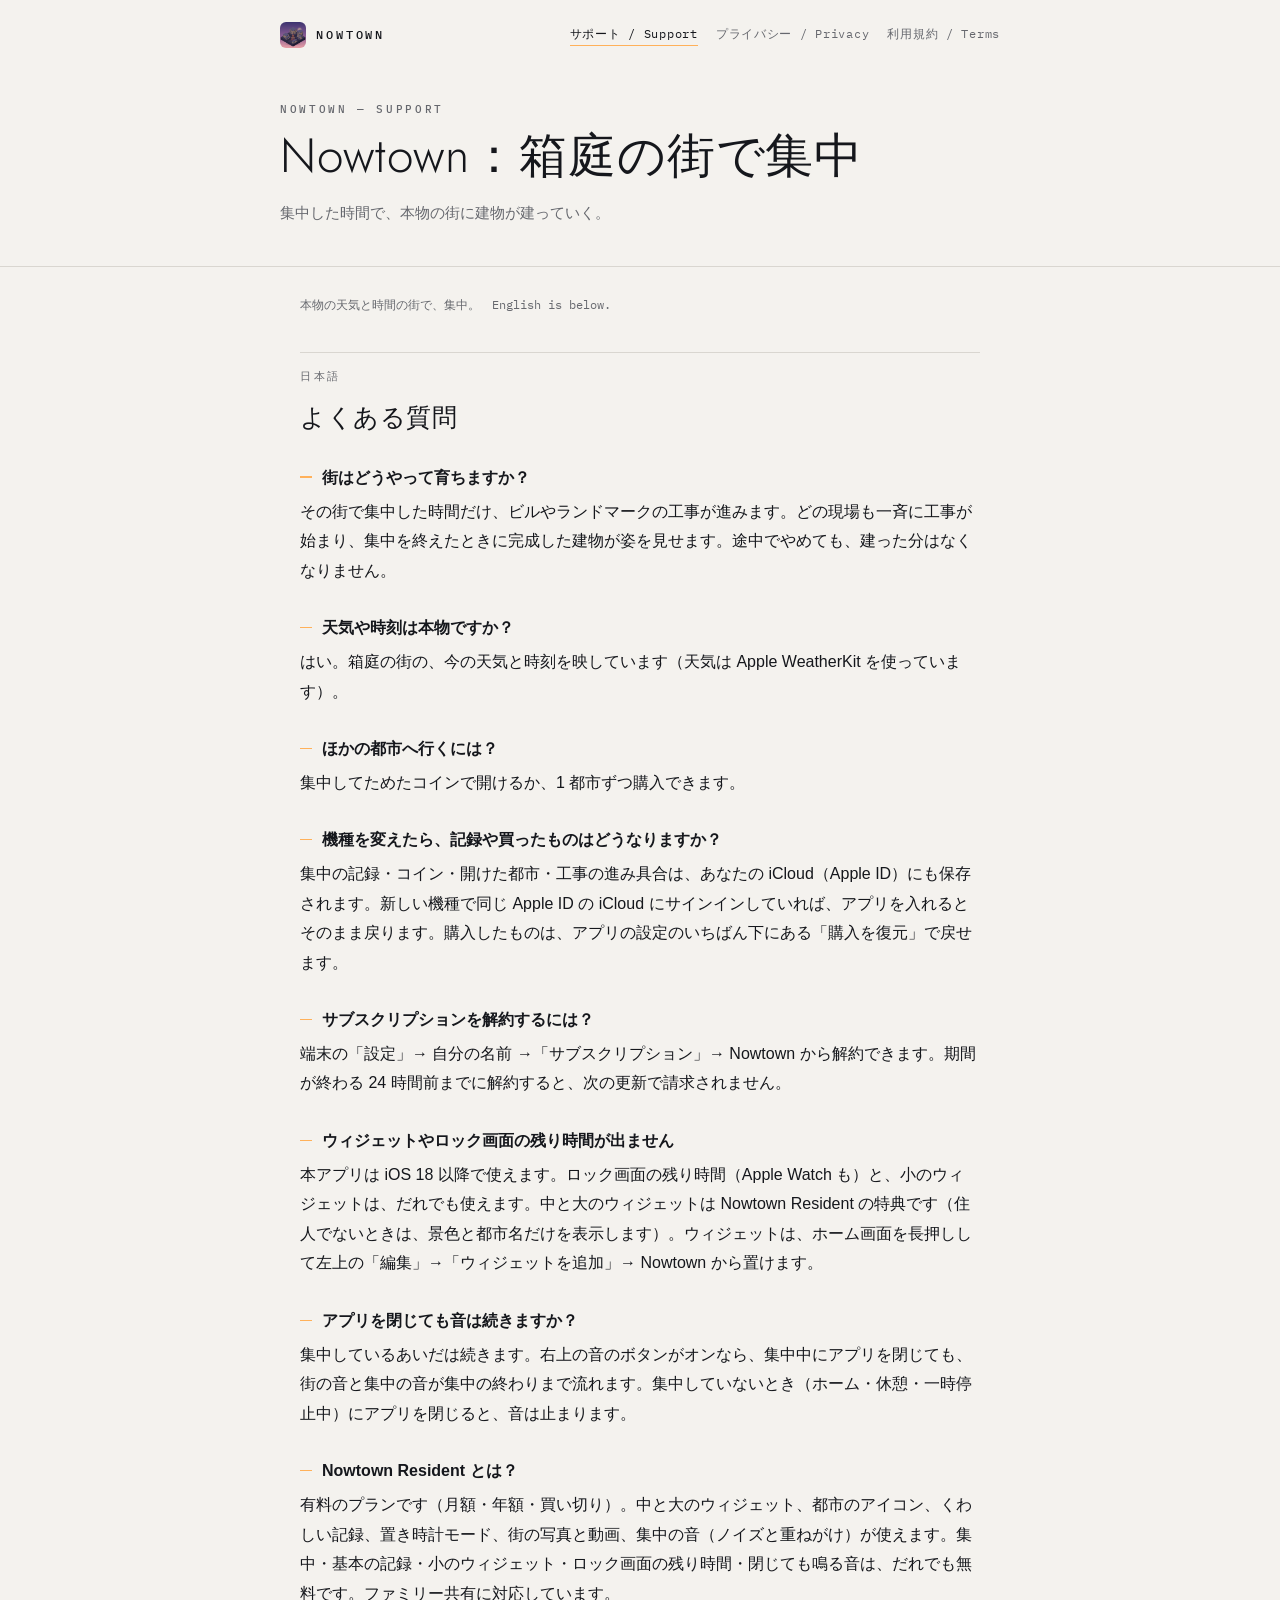
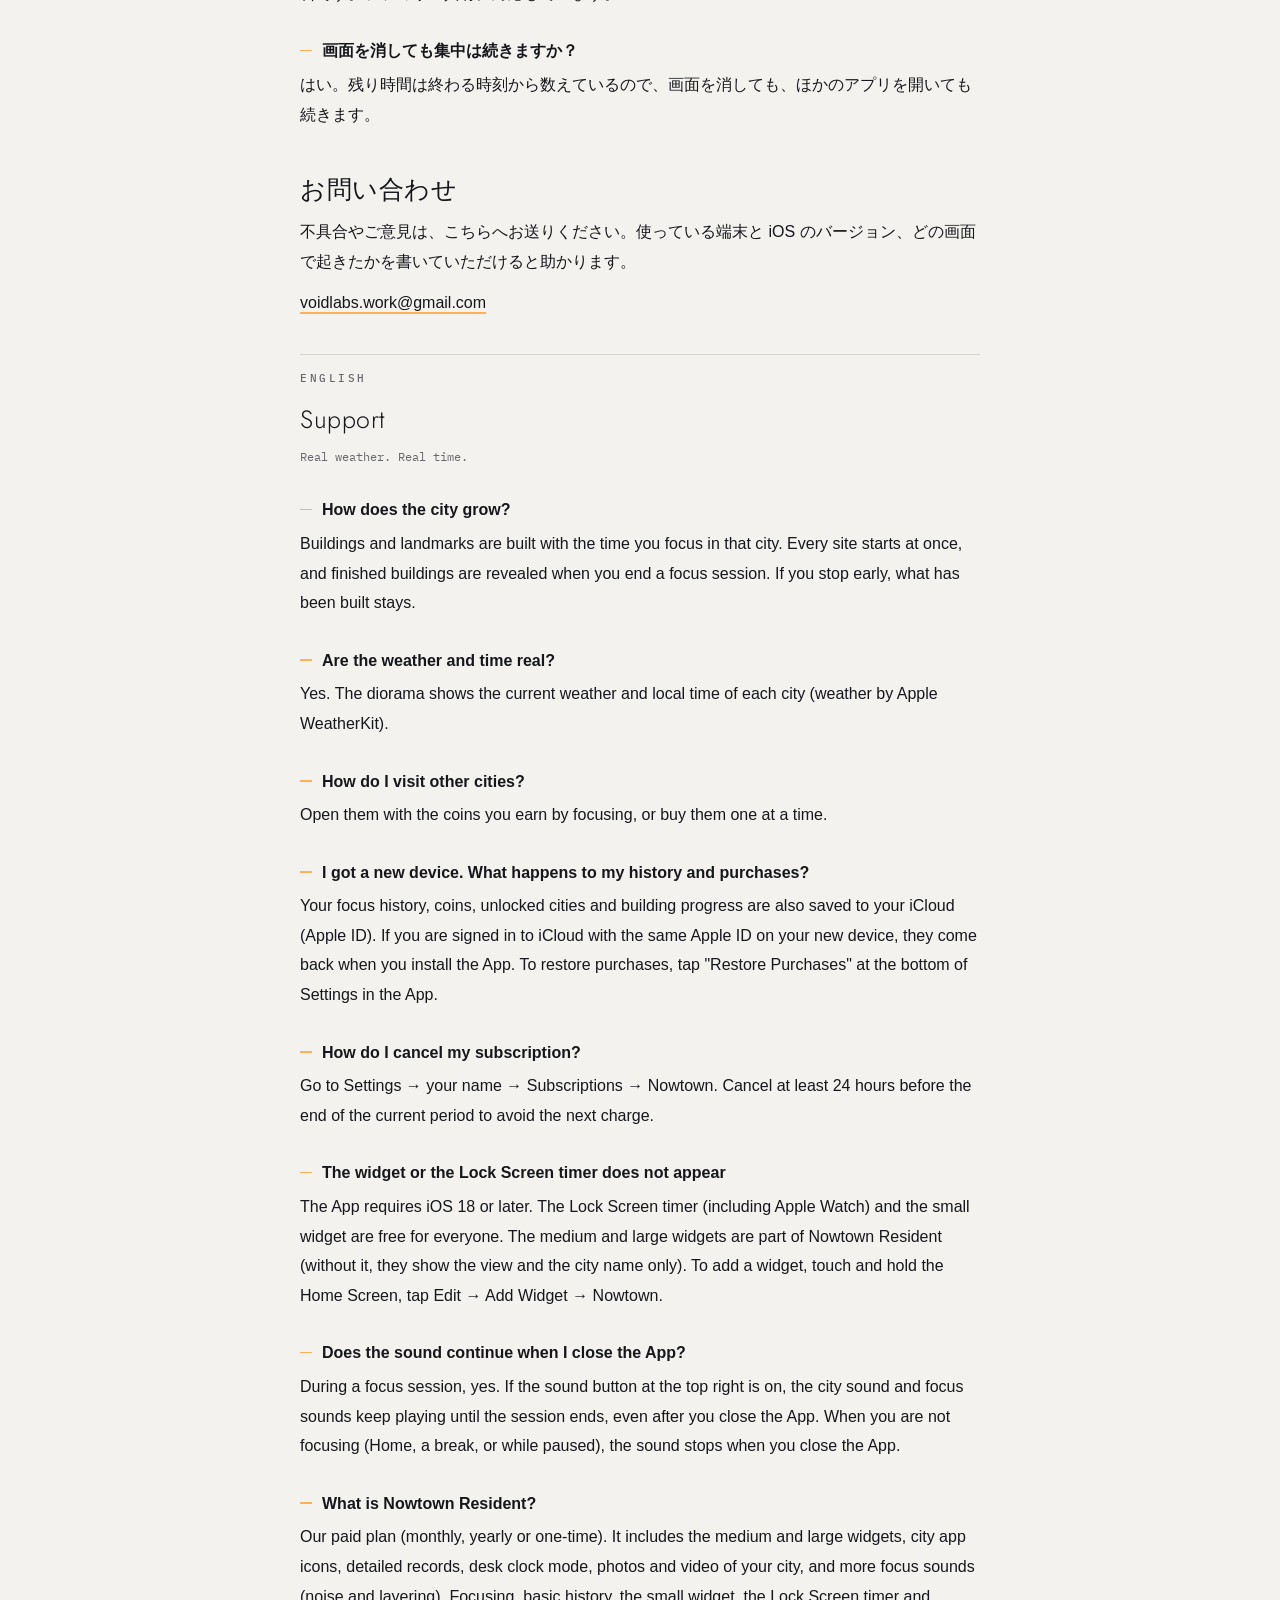
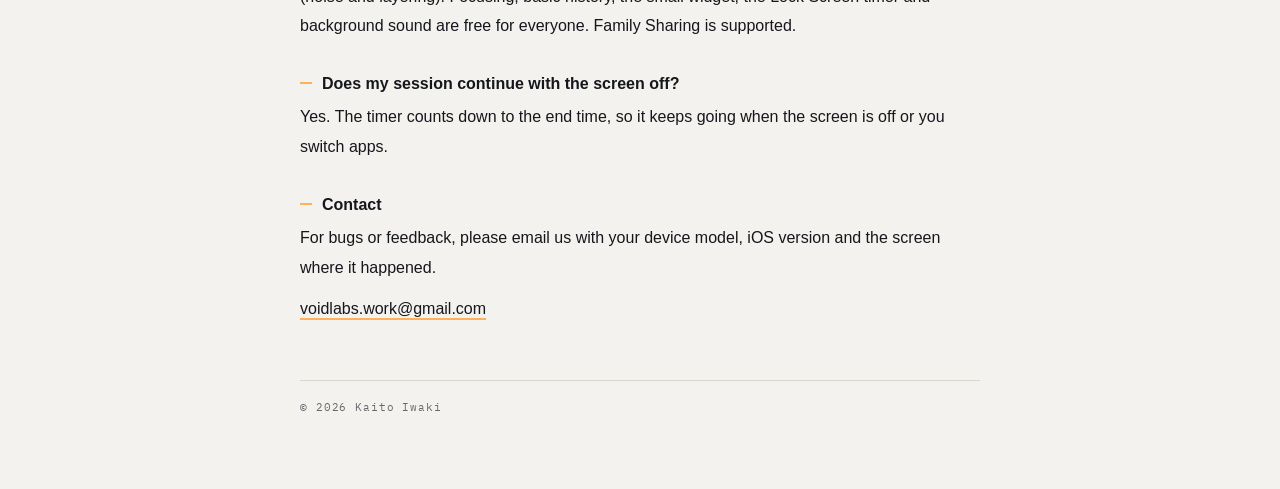
<file: index.html>
<!doctype html>
<html lang="ja">
<head>
<meta charset="utf-8">
<meta name="viewport" content="width=device-width, initial-scale=1">
<title>サポート｜Nowtown</title>
<link rel="preconnect" href="https://fonts.googleapis.com">
<link rel="stylesheet" href="https://fonts.googleapis.com/css2?family=Jost:wght@300;400&family=IBM+Plex+Mono:wght@400;500&display=swap">
<link rel="stylesheet" href="style.css">
<link rel="icon" href="favicon.png">
<link rel="apple-touch-icon" href="icon-180.png">
</head>
<body>
<div class="hero"><div class="hero-inner">
  <div class="top"><a class="brand" href="./">Nowtown</a><nav><a href="./" aria-current="page">サポート / Support</a><a href="privacy.html">プライバシー / Privacy</a><a href="terms.html">利用規約 / Terms</a></nav></div>
  <p class="eyebrow">Nowtown — Support</p>
  <h1>Nowtown：<wbr>箱庭の街で集中</h1>
  <p class="lead">集中した時間で、本物の街に建物が建っていく。</p>
</div></div>
<main>
  <p class="updated">本物の天気と時間の街で、集中。　<span class="lang-switch">English is below.</span></p>

  <section class="lang" lang="ja">
    <h2>よくある質問</h2>

    <h3>街はどうやって育ちますか？</h3>
    <p>その街で集中した時間だけ、ビルやランドマークの工事が進みます。どの現場も一斉に工事が始まり、集中を終えたときに完成した建物が姿を見せます。途中でやめても、建った分はなくなりません。</p>

    <h3>天気や時刻は本物ですか？</h3>
    <p>はい。箱庭の街の、今の天気と時刻を映しています（天気は Apple WeatherKit を使っています）。</p>

    <h3>ほかの都市へ行くには？</h3>
    <p>集中してためたコインで開けるか、1 都市ずつ購入できます。</p>

    <h3>機種を変えたら、記録や買ったものはどうなりますか？</h3>
    <p>集中の記録・コイン・開けた都市・工事の進み具合は、あなたの iCloud（Apple ID）にも保存されます。新しい機種で同じ Apple ID の iCloud にサインインしていれば、アプリを入れるとそのまま戻ります。購入したものは、アプリの設定のいちばん下にある「購入を復元」で戻せます。</p>

    <h3>サブスクリプションを解約するには？</h3>
    <p>端末の「設定」→ 自分の名前 →「サブスクリプション」→ Nowtown から解約できます。期間が終わる 24 時間前までに解約すると、次の更新で請求されません。</p>

    <h3>ウィジェットやロック画面の残り時間が出ません</h3>
    <p>本アプリは iOS 18 以降で使えます。ロック画面の残り時間（Apple Watch も）と、小のウィジェットは、だれでも使えます。中と大のウィジェットは Nowtown Resident の特典です（住人でないときは、景色と都市名だけを表示します）。ウィジェットは、ホーム画面を長押しして左上の「編集」→「ウィジェットを追加」→ Nowtown から置けます。</p>

    <h3>アプリを閉じても音は続きますか？</h3>
    <p>集中しているあいだは続きます。右上の音のボタンがオンなら、集中中にアプリを閉じても、街の音と集中の音が集中の終わりまで流れます。集中していないとき（ホーム・休憩・一時停止中）にアプリを閉じると、音は止まります。</p>

    <h3>Nowtown Resident とは？</h3>
    <p>有料のプランです（月額・年額・買い切り）。中と大のウィジェット、都市のアイコン、くわしい記録、置き時計モード、街の写真と動画、集中の音（ノイズと重ねがけ）が使えます。集中・基本の記録・小のウィジェット・ロック画面の残り時間・閉じても鳴る音は、だれでも無料です。ファミリー共有に対応しています。</p>

    <h3>画面を消しても集中は続きますか？</h3>
    <p>はい。残り時間は終わる時刻から数えているので、画面を消しても、ほかのアプリを開いても続きます。</p>

    <h2>お問い合わせ</h2>
    <p>不具合やご意見は、こちらへお送りください。使っている端末と iOS のバージョン、どの画面で起きたかを書いていただけると助かります。</p>
    <p><a href="mailto:voidlabs.work@gmail.com">voidlabs.work@gmail.com</a></p>
  </section>

  <section class="lang" lang="en">
    <h2>Support</h2>
    <p class="updated">Real weather. Real time.</p>

    <h3>How does the city grow?</h3>
    <p>Buildings and landmarks are built with the time you focus in that city. Every site starts at once, and finished buildings are revealed when you end a focus session. If you stop early, what has been built stays.</p>

    <h3>Are the weather and time real?</h3>
    <p>Yes. The diorama shows the current weather and local time of each city (weather by Apple WeatherKit).</p>

    <h3>How do I visit other cities?</h3>
    <p>Open them with the coins you earn by focusing, or buy them one at a time.</p>

    <h3>I got a new device. What happens to my history and purchases?</h3>
    <p>Your focus history, coins, unlocked cities and building progress are also saved to your iCloud (Apple ID). If you are signed in to iCloud with the same Apple ID on your new device, they come back when you install the App. To restore purchases, tap "Restore Purchases" at the bottom of Settings in the App.</p>

    <h3>How do I cancel my subscription?</h3>
    <p>Go to Settings → your name → Subscriptions → Nowtown. Cancel at least 24 hours before the end of the current period to avoid the next charge.</p>

    <h3>The widget or the Lock Screen timer does not appear</h3>
    <p>The App requires iOS 18 or later. The Lock Screen timer (including Apple Watch) and the small widget are free for everyone. The medium and large widgets are part of Nowtown Resident (without it, they show the view and the city name only). To add a widget, touch and hold the Home Screen, tap Edit → Add Widget → Nowtown.</p>

    <h3>Does the sound continue when I close the App?</h3>
    <p>During a focus session, yes. If the sound button at the top right is on, the city sound and focus sounds keep playing until the session ends, even after you close the App. When you are not focusing (Home, a break, or while paused), the sound stops when you close the App.</p>

    <h3>What is Nowtown Resident?</h3>
    <p>Our paid plan (monthly, yearly or one-time). It includes the medium and large widgets, city app icons, detailed records, desk clock mode, photos and video of your city, and more focus sounds (noise and layering). Focusing, basic history, the small widget, the Lock Screen timer and background sound are free for everyone. Family Sharing is supported.</p>

    <h3>Does my session continue with the screen off?</h3>
    <p>Yes. The timer counts down to the end time, so it keeps going when the screen is off or you switch apps.</p>

    <h3>Contact</h3>
    <p>For bugs or feedback, please email us with your device model, iOS version and the screen where it happened.</p>
    <p><a href="mailto:voidlabs.work@gmail.com">voidlabs.work@gmail.com</a></p>
  </section>

  <footer>© 2026 Kaito Iwaki</footer>
</main>
</body>
</html>
</file>
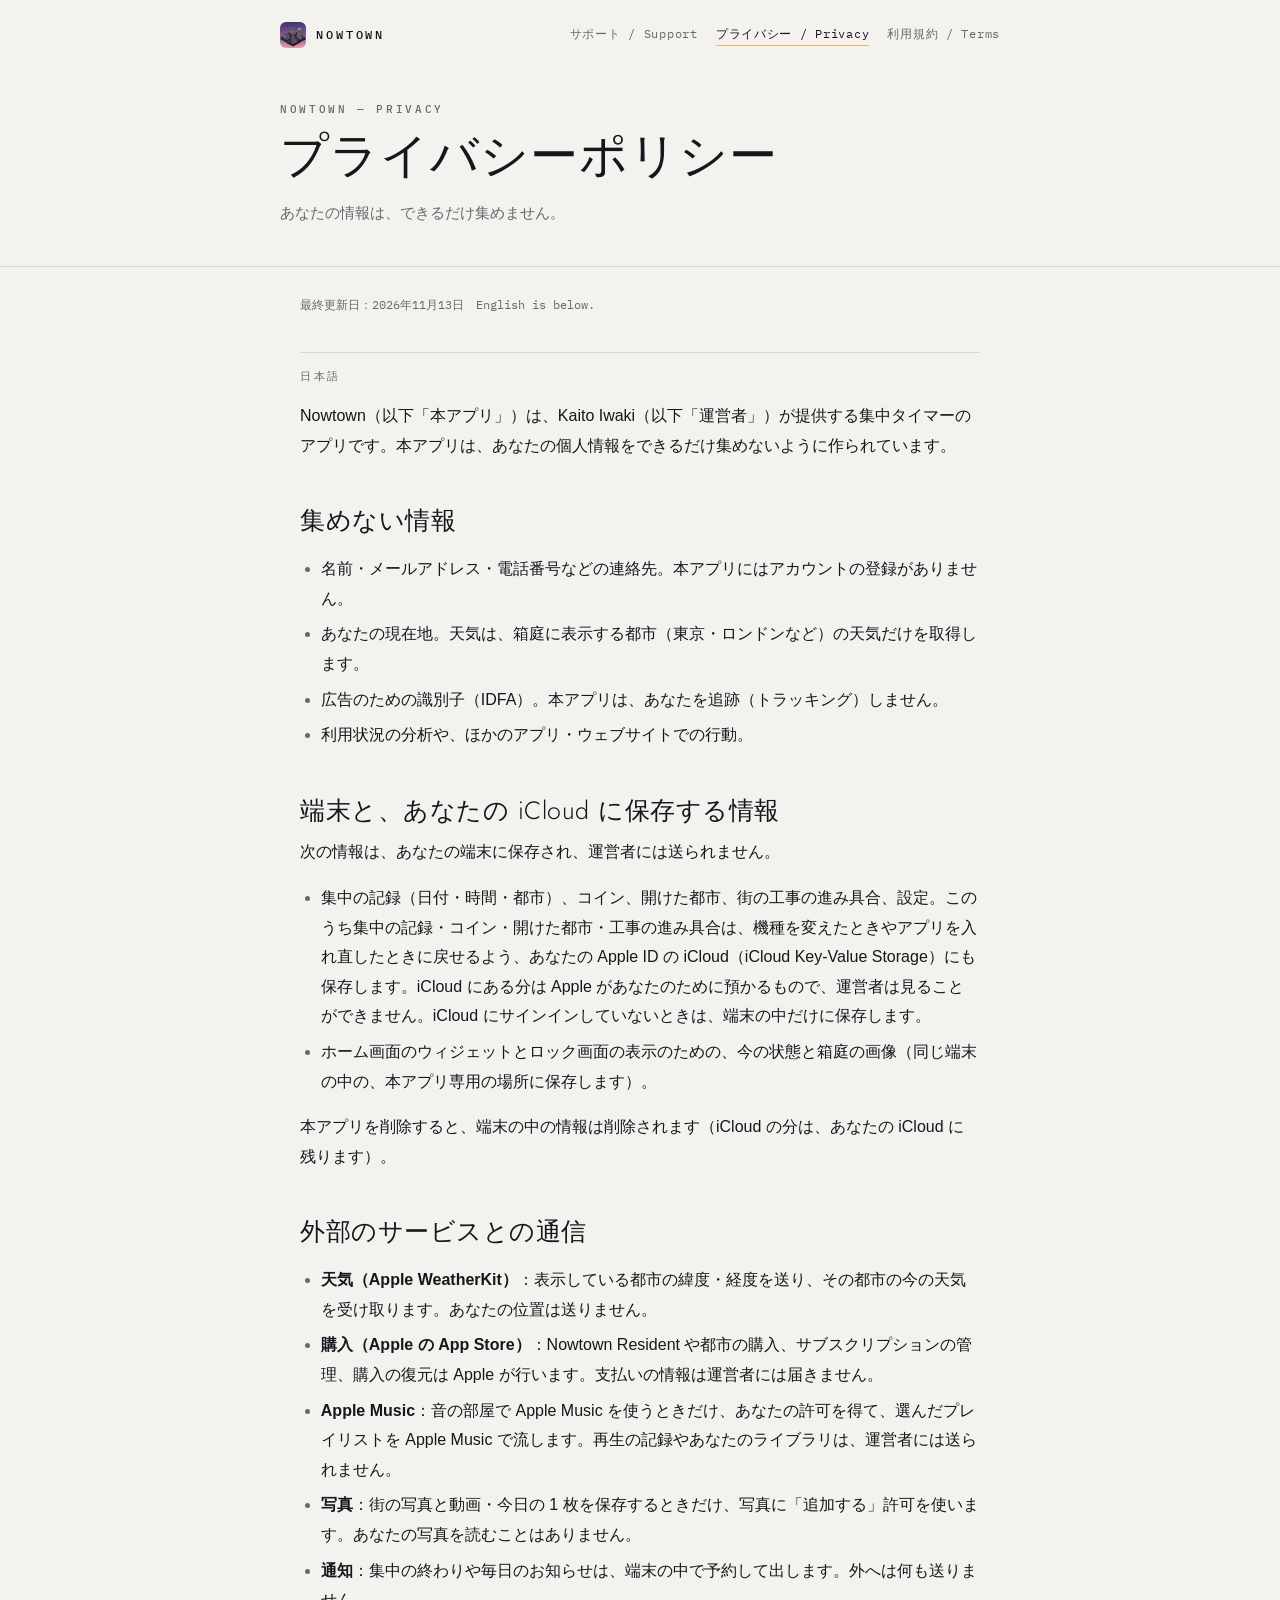
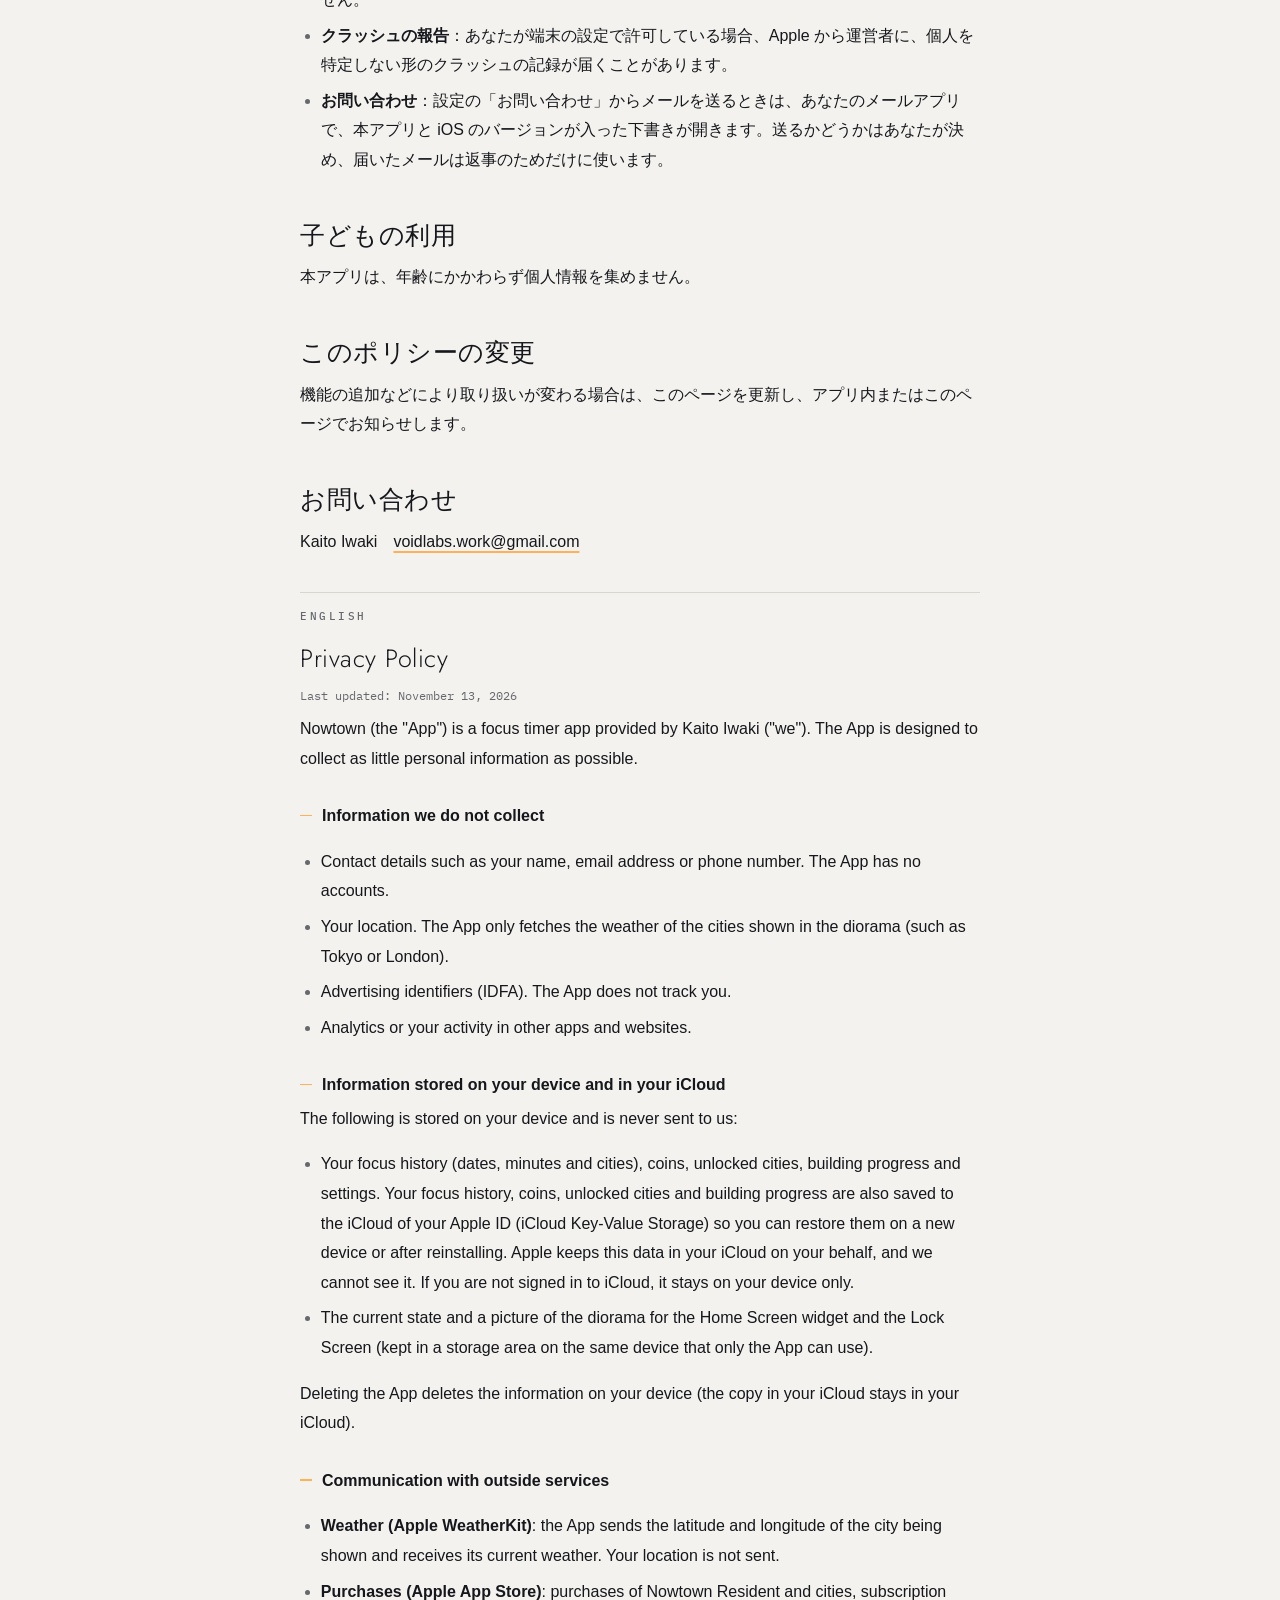
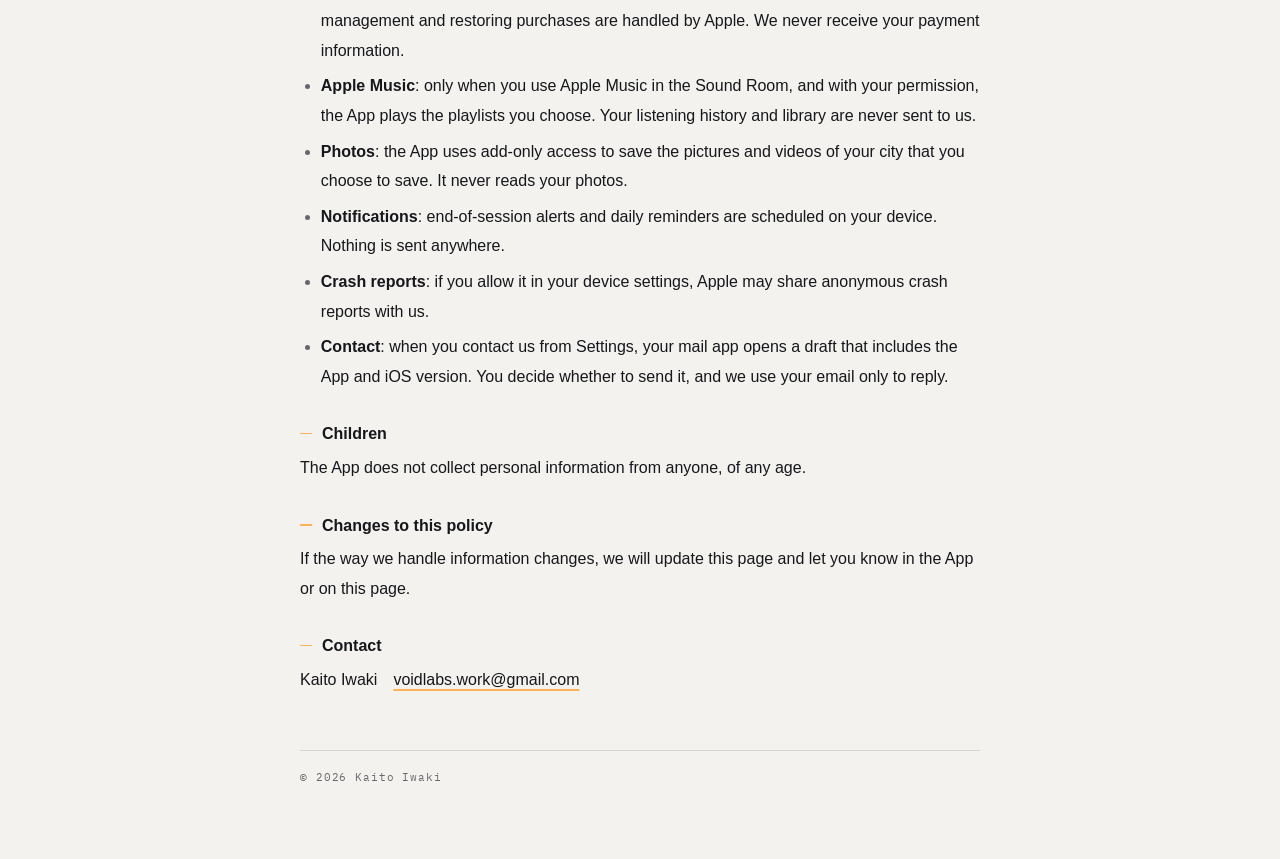
<file: privacy.html>
<!doctype html>
<html lang="ja">
<head>
<meta charset="utf-8">
<meta name="viewport" content="width=device-width, initial-scale=1">
<title>プライバシーポリシー｜Nowtown</title>
<link rel="preconnect" href="https://fonts.googleapis.com">
<link rel="stylesheet" href="https://fonts.googleapis.com/css2?family=Jost:wght@300;400&family=IBM+Plex+Mono:wght@400;500&display=swap">
<link rel="stylesheet" href="style.css">
<link rel="icon" href="favicon.png">
<link rel="apple-touch-icon" href="icon-180.png">
</head>
<body>
<div class="hero"><div class="hero-inner">
  <div class="top"><a class="brand" href="./">Nowtown</a><nav><a href="./">サポート / Support</a><a href="privacy.html" aria-current="page">プライバシー / Privacy</a><a href="terms.html">利用規約 / Terms</a></nav></div>
  <p class="eyebrow">Nowtown — Privacy</p>
  <h1>プライバシーポリシー</h1>
  <p class="lead">あなたの情報は、できるだけ集めません。</p>
</div></div>
<main>
  <p class="updated">最終更新日：2026年11月13日　<span class="lang-switch">English is below.</span></p>

  <section class="lang" lang="ja">
    <p>Nowtown（以下「本アプリ」）は、Kaito Iwaki（以下「運営者」）が提供する集中タイマーのアプリです。本アプリは、あなたの個人情報をできるだけ集めないように作られています。</p>

    <h2>集めない情報</h2>
    <ul>
      <li>名前・メールアドレス・電話番号などの連絡先。本アプリにはアカウントの登録がありません。</li>
      <li>あなたの現在地。天気は、箱庭に表示する都市（東京・ロンドンなど）の天気だけを取得します。</li>
      <li>広告のための識別子（IDFA）。本アプリは、あなたを追跡（トラッキング）しません。</li>
      <li>利用状況の分析や、ほかのアプリ・ウェブサイトでの行動。</li>
    </ul>

    <h2>端末と、あなたの iCloud に保存する情報</h2>
    <p>次の情報は、あなたの端末に保存され、運営者には送られません。</p>
    <ul>
      <li>集中の記録（日付・時間・都市）、コイン、開けた都市、街の工事の進み具合、設定。このうち集中の記録・コイン・開けた都市・工事の進み具合は、機種を変えたときやアプリを入れ直したときに戻せるよう、あなたの Apple ID の iCloud（iCloud Key-Value Storage）にも保存します。iCloud にある分は Apple があなたのために預かるもので、運営者は見ることができません。iCloud にサインインしていないときは、端末の中だけに保存します。</li>
      <li>ホーム画面のウィジェットとロック画面の表示のための、今の状態と箱庭の画像（同じ端末の中の、本アプリ専用の場所に保存します）。</li>
    </ul>
    <p>本アプリを削除すると、端末の中の情報は削除されます（iCloud の分は、あなたの iCloud に残ります）。</p>

    <h2>外部のサービスとの通信</h2>
    <ul>
      <li><b>天気（Apple WeatherKit）</b>：表示している都市の緯度・経度を送り、その都市の今の天気を受け取ります。あなたの位置は送りません。</li>
      <li><b>購入（Apple の App Store）</b>：Nowtown Resident や都市の購入、サブスクリプションの管理、購入の復元は Apple が行います。支払いの情報は運営者には届きません。</li>
      <li><b>Apple Music</b>：音の部屋で Apple Music を使うときだけ、あなたの許可を得て、選んだプレイリストを Apple Music で流します。再生の記録やあなたのライブラリは、運営者には送られません。</li>
      <li><b>写真</b>：街の写真と動画・今日の 1 枚を保存するときだけ、写真に「追加する」許可を使います。あなたの写真を読むことはありません。</li>
      <li><b>通知</b>：集中の終わりや毎日のお知らせは、端末の中で予約して出します。外へは何も送りません。</li>
      <li><b>クラッシュの報告</b>：あなたが端末の設定で許可している場合、Apple から運営者に、個人を特定しない形のクラッシュの記録が届くことがあります。</li>
      <li><b>お問い合わせ</b>：設定の「お問い合わせ」からメールを送るときは、あなたのメールアプリで、本アプリと iOS のバージョンが入った下書きが開きます。送るかどうかはあなたが決め、届いたメールは返事のためだけに使います。</li>
    </ul>

    <h2>子どもの利用</h2>
    <p>本アプリは、年齢にかかわらず個人情報を集めません。</p>

    <h2>このポリシーの変更</h2>
    <p>機能の追加などにより取り扱いが変わる場合は、このページを更新し、アプリ内またはこのページでお知らせします。</p>

    <h2>お問い合わせ</h2>
    <p>Kaito Iwaki　<a href="mailto:voidlabs.work@gmail.com">voidlabs.work@gmail.com</a></p>
  </section>

  <section class="lang" lang="en">
    <h2>Privacy Policy</h2>
    <p class="updated">Last updated: November 13, 2026</p>
    <p>Nowtown (the "App") is a focus timer app provided by Kaito Iwaki ("we"). The App is designed to collect as little personal information as possible.</p>

    <h3>Information we do not collect</h3>
    <ul>
      <li>Contact details such as your name, email address or phone number. The App has no accounts.</li>
      <li>Your location. The App only fetches the weather of the cities shown in the diorama (such as Tokyo or London).</li>
      <li>Advertising identifiers (IDFA). The App does not track you.</li>
      <li>Analytics or your activity in other apps and websites.</li>
    </ul>

    <h3>Information stored on your device and in your iCloud</h3>
    <p>The following is stored on your device and is never sent to us:</p>
    <ul>
      <li>Your focus history (dates, minutes and cities), coins, unlocked cities, building progress and settings. Your focus history, coins, unlocked cities and building progress are also saved to the iCloud of your Apple ID (iCloud Key-Value Storage) so you can restore them on a new device or after reinstalling. Apple keeps this data in your iCloud on your behalf, and we cannot see it. If you are not signed in to iCloud, it stays on your device only.</li>
      <li>The current state and a picture of the diorama for the Home Screen widget and the Lock Screen (kept in a storage area on the same device that only the App can use).</li>
    </ul>
    <p>Deleting the App deletes the information on your device (the copy in your iCloud stays in your iCloud).</p>

    <h3>Communication with outside services</h3>
    <ul>
      <li><b>Weather (Apple WeatherKit)</b>: the App sends the latitude and longitude of the city being shown and receives its current weather. Your location is not sent.</li>
      <li><b>Purchases (Apple App Store)</b>: purchases of Nowtown Resident and cities, subscription management and restoring purchases are handled by Apple. We never receive your payment information.</li>
      <li><b>Apple Music</b>: only when you use Apple Music in the Sound Room, and with your permission, the App plays the playlists you choose. Your listening history and library are never sent to us.</li>
      <li><b>Photos</b>: the App uses add-only access to save the pictures and videos of your city that you choose to save. It never reads your photos.</li>
      <li><b>Notifications</b>: end-of-session alerts and daily reminders are scheduled on your device. Nothing is sent anywhere.</li>
      <li><b>Crash reports</b>: if you allow it in your device settings, Apple may share anonymous crash reports with us.</li>
      <li><b>Contact</b>: when you contact us from Settings, your mail app opens a draft that includes the App and iOS version. You decide whether to send it, and we use your email only to reply.</li>
    </ul>

    <h3>Children</h3>
    <p>The App does not collect personal information from anyone, of any age.</p>

    <h3>Changes to this policy</h3>
    <p>If the way we handle information changes, we will update this page and let you know in the App or on this page.</p>

    <h3>Contact</h3>
    <p>Kaito Iwaki　<a href="mailto:voidlabs.work@gmail.com">voidlabs.work@gmail.com</a></p>
  </section>

  <footer>© 2026 Kaito Iwaki</footer>
</main>
</body>
</html>
</file>
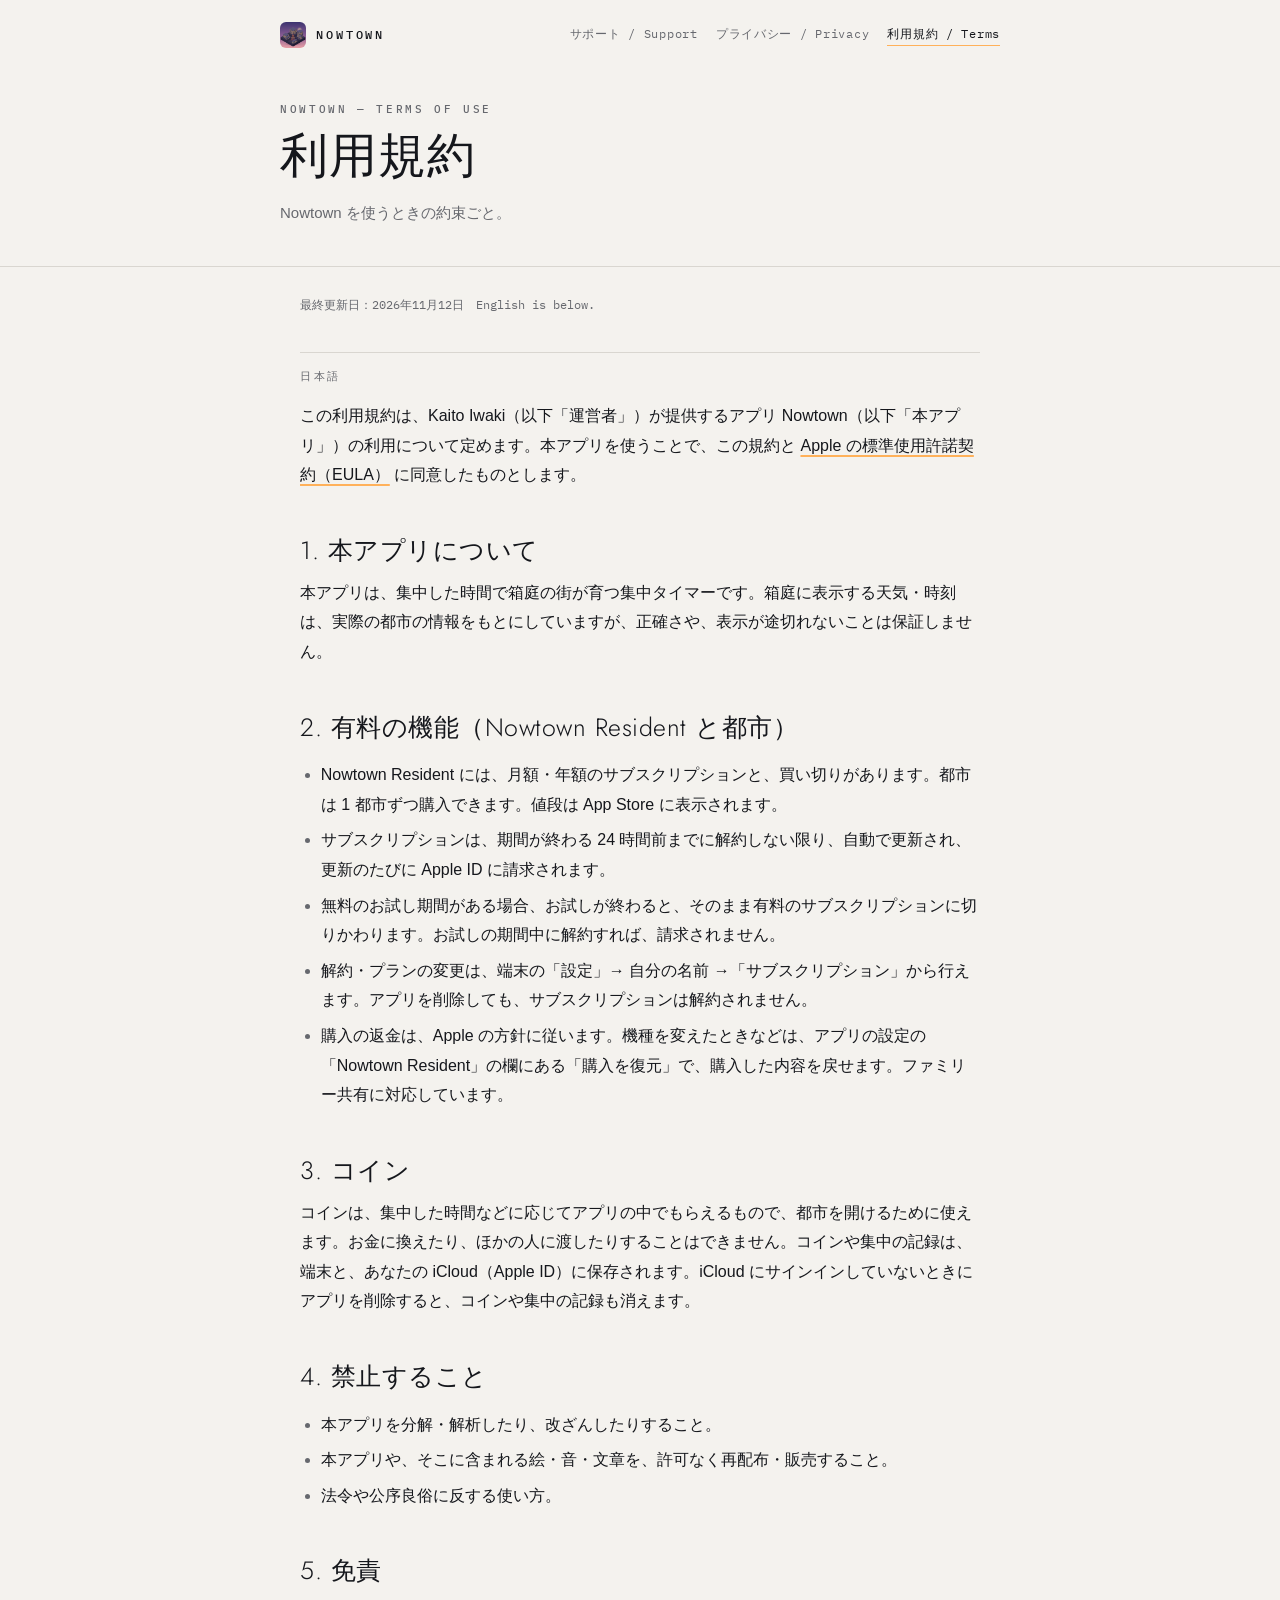
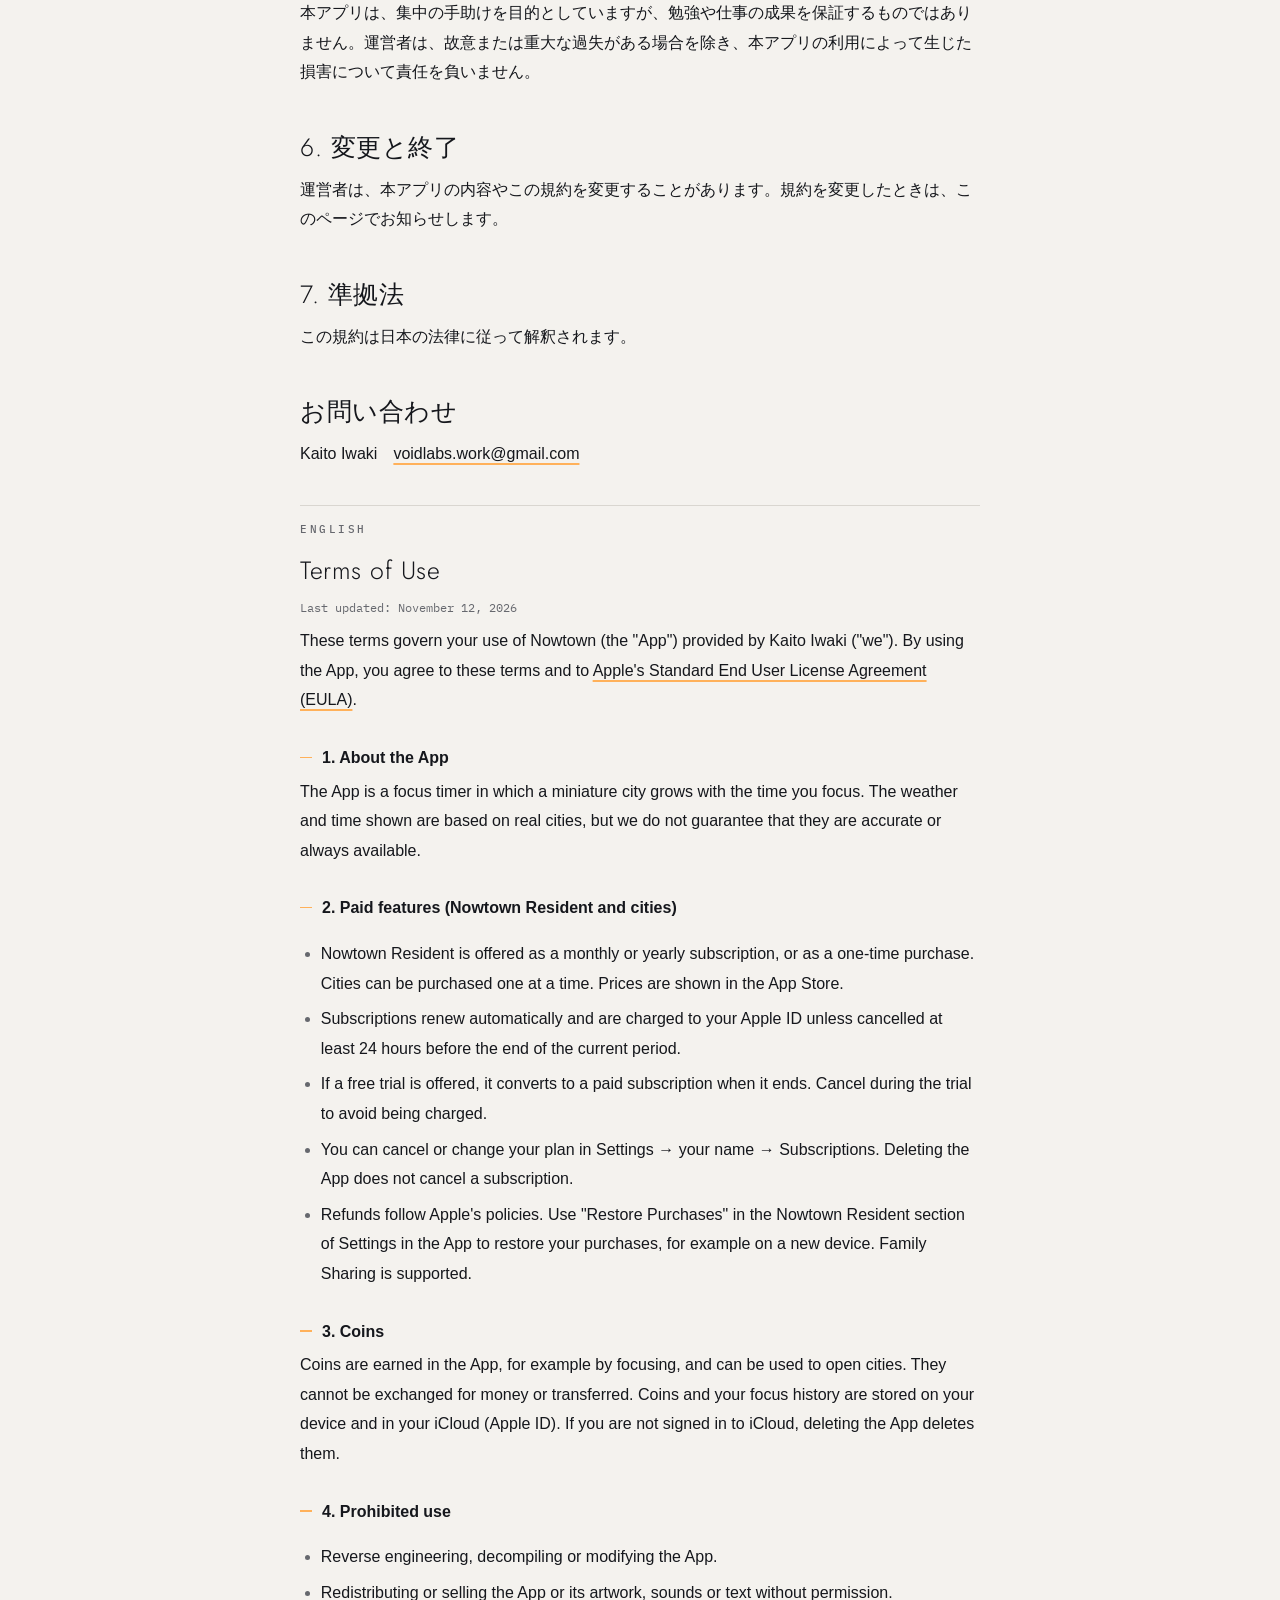
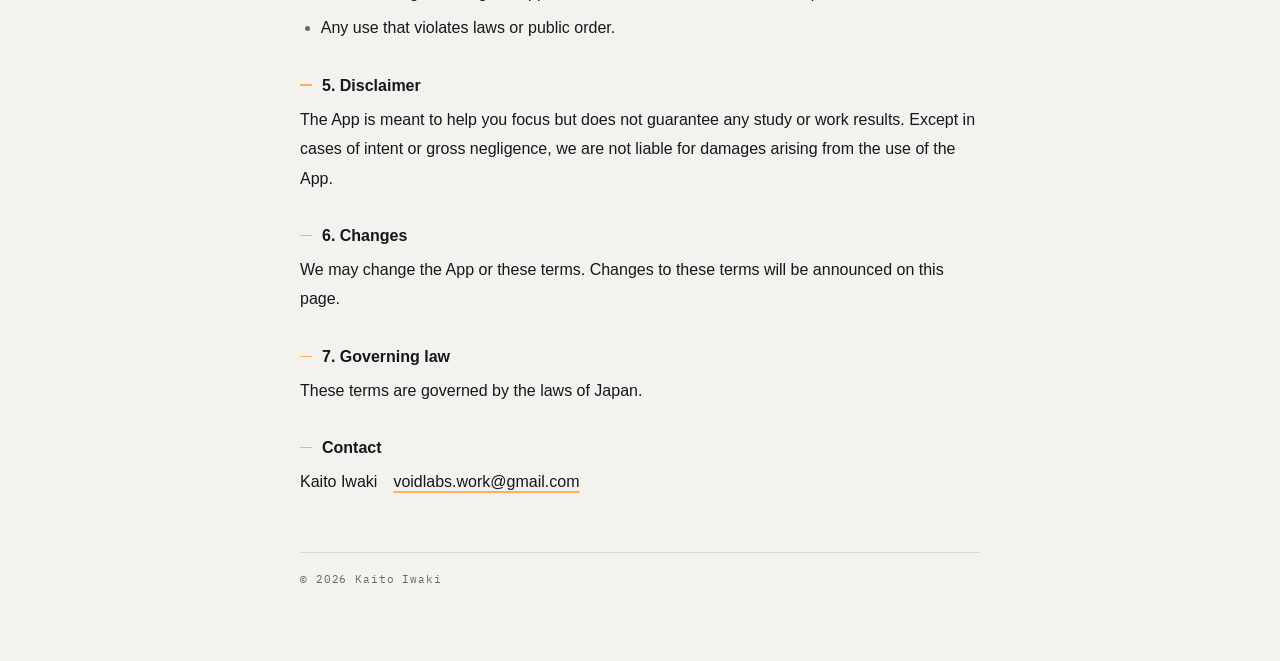
<file: terms.html>
<!doctype html>
<html lang="ja">
<head>
<meta charset="utf-8">
<meta name="viewport" content="width=device-width, initial-scale=1">
<title>利用規約｜Nowtown</title>
<link rel="preconnect" href="https://fonts.googleapis.com">
<link rel="stylesheet" href="https://fonts.googleapis.com/css2?family=Jost:wght@300;400&family=IBM+Plex+Mono:wght@400;500&display=swap">
<link rel="stylesheet" href="style.css">
<link rel="icon" href="favicon.png">
<link rel="apple-touch-icon" href="icon-180.png">
</head>
<body>
<div class="hero"><div class="hero-inner">
  <div class="top"><a class="brand" href="./">Nowtown</a><nav><a href="./">サポート / Support</a><a href="privacy.html">プライバシー / Privacy</a><a href="terms.html" aria-current="page">利用規約 / Terms</a></nav></div>
  <p class="eyebrow">Nowtown — Terms of Use</p>
  <h1>利用規約</h1>
  <p class="lead">Nowtown を使うときの約束ごと。</p>
</div></div>
<main>
  <p class="updated">最終更新日：2026年11月12日　<span class="lang-switch">English is below.</span></p>

  <section class="lang" lang="ja">
    <p>この利用規約は、Kaito Iwaki（以下「運営者」）が提供するアプリ Nowtown（以下「本アプリ」）の利用について定めます。本アプリを使うことで、この規約と <a href="https://www.apple.com/legal/internet-services/itunes/dev/stdeula/">Apple の標準使用許諾契約（EULA）</a> に同意したものとします。</p>

    <h2>1. 本アプリについて</h2>
    <p>本アプリは、集中した時間で箱庭の街が育つ集中タイマーです。箱庭に表示する天気・時刻は、実際の都市の情報をもとにしていますが、正確さや、表示が途切れないことは保証しません。</p>

    <h2>2. 有料の機能（Nowtown Resident と都市）</h2>
    <ul>
      <li>Nowtown Resident には、月額・年額のサブスクリプションと、買い切りがあります。都市は 1 都市ずつ購入できます。値段は App Store に表示されます。</li>
      <li>サブスクリプションは、期間が終わる 24 時間前までに解約しない限り、自動で更新され、更新のたびに Apple ID に請求されます。</li>
      <li>無料のお試し期間がある場合、お試しが終わると、そのまま有料のサブスクリプションに切りかわります。お試しの期間中に解約すれば、請求されません。</li>
      <li>解約・プランの変更は、端末の「設定」→ 自分の名前 →「サブスクリプション」から行えます。アプリを削除しても、サブスクリプションは解約されません。</li>
      <li>購入の返金は、Apple の方針に従います。機種を変えたときなどは、アプリの設定の「Nowtown Resident」の欄にある「購入を復元」で、購入した内容を戻せます。ファミリー共有に対応しています。</li>
    </ul>

    <h2>3. コイン</h2>
    <p>コインは、集中した時間などに応じてアプリの中でもらえるもので、都市を開けるために使えます。お金に換えたり、ほかの人に渡したりすることはできません。コインや集中の記録は、端末と、あなたの iCloud（Apple ID）に保存されます。iCloud にサインインしていないときにアプリを削除すると、コインや集中の記録も消えます。</p>

    <h2>4. 禁止すること</h2>
    <ul>
      <li>本アプリを分解・解析したり、改ざんしたりすること。</li>
      <li>本アプリや、そこに含まれる絵・音・文章を、許可なく再配布・販売すること。</li>
      <li>法令や公序良俗に反する使い方。</li>
    </ul>

    <h2>5. 免責</h2>
    <p>本アプリは、集中の手助けを目的としていますが、勉強や仕事の成果を保証するものではありません。運営者は、故意または重大な過失がある場合を除き、本アプリの利用によって生じた損害について責任を負いません。</p>

    <h2>6. 変更と終了</h2>
    <p>運営者は、本アプリの内容やこの規約を変更することがあります。規約を変更したときは、このページでお知らせします。</p>

    <h2>7. 準拠法</h2>
    <p>この規約は日本の法律に従って解釈されます。</p>

    <h2>お問い合わせ</h2>
    <p>Kaito Iwaki　<a href="mailto:voidlabs.work@gmail.com">voidlabs.work@gmail.com</a></p>
  </section>

  <section class="lang" lang="en">
    <h2>Terms of Use</h2>
    <p class="updated">Last updated: November 12, 2026</p>
    <p>These terms govern your use of Nowtown (the "App") provided by Kaito Iwaki ("we"). By using the App, you agree to these terms and to <a href="https://www.apple.com/legal/internet-services/itunes/dev/stdeula/">Apple's Standard End User License Agreement (EULA)</a>.</p>

    <h3>1. About the App</h3>
    <p>The App is a focus timer in which a miniature city grows with the time you focus. The weather and time shown are based on real cities, but we do not guarantee that they are accurate or always available.</p>

    <h3>2. Paid features (Nowtown Resident and cities)</h3>
    <ul>
      <li>Nowtown Resident is offered as a monthly or yearly subscription, or as a one-time purchase. Cities can be purchased one at a time. Prices are shown in the App Store.</li>
      <li>Subscriptions renew automatically and are charged to your Apple ID unless cancelled at least 24 hours before the end of the current period.</li>
      <li>If a free trial is offered, it converts to a paid subscription when it ends. Cancel during the trial to avoid being charged.</li>
      <li>You can cancel or change your plan in Settings → your name → Subscriptions. Deleting the App does not cancel a subscription.</li>
      <li>Refunds follow Apple's policies. Use "Restore Purchases" in the Nowtown Resident section of Settings in the App to restore your purchases, for example on a new device. Family Sharing is supported.</li>
    </ul>

    <h3>3. Coins</h3>
    <p>Coins are earned in the App, for example by focusing, and can be used to open cities. They cannot be exchanged for money or transferred. Coins and your focus history are stored on your device and in your iCloud (Apple ID). If you are not signed in to iCloud, deleting the App deletes them.</p>

    <h3>4. Prohibited use</h3>
    <ul>
      <li>Reverse engineering, decompiling or modifying the App.</li>
      <li>Redistributing or selling the App or its artwork, sounds or text without permission.</li>
      <li>Any use that violates laws or public order.</li>
    </ul>

    <h3>5. Disclaimer</h3>
    <p>The App is meant to help you focus but does not guarantee any study or work results. Except in cases of intent or gross negligence, we are not liable for damages arising from the use of the App.</p>

    <h3>6. Changes</h3>
    <p>We may change the App or these terms. Changes to these terms will be announced on this page.</p>

    <h3>7. Governing law</h3>
    <p>These terms are governed by the laws of Japan.</p>

    <h3>Contact</h3>
    <p>Kaito Iwaki　<a href="mailto:voidlabs.work@gmail.com">voidlabs.work@gmail.com</a></p>
  </section>

  <footer>© 2026 Kaito Iwaki</footer>
</main>
</body>
</html>
</file>
<file: style.css>
/* Nowtown のサポート・プライバシーポリシー・利用規約のページ（App Store に載せる URL）
   デザインの方針「Modern Editorial × Miniature」（docs/world.md）：紙の地に墨の字、細い線の区切り、小さな等幅の大文字のラベル、
   細く広い見出し。差し色は灯りの色だけ。箱や影、グラデーションは使わない */
:root {
  --paper: #f4f2ee;
  --ink: #15171c;
  --muted: #66686e;
  --rule: #d9d6d0;
  --lamp: #ffb15a;
  --lamp-ink: #b8650f;
  --display: "Jost", "Avenir Next", "Hiragino Sans", "Noto Sans JP", system-ui, sans-serif;
  --mono: "IBM Plex Mono", ui-monospace, "SF Mono", Menlo, monospace;
  --text: -apple-system, BlinkMacSystemFont, "Hiragino Sans", "Noto Sans JP", "Segoe UI", sans-serif;
  color-scheme: light;
}

@media (prefers-color-scheme: dark) {
  :root {
    --paper: #15171c;
    --ink: #f4f2ee;
    --muted: #a3a5aa;
    --rule: #34363c;
    --lamp-ink: #ffb15a;
    color-scheme: dark;
  }
}

* {
  box-sizing: border-box;
}

body {
  margin: 0;
  background: var(--paper);
  color: var(--ink);
  font: 16px/1.85 var(--text);
  -webkit-text-size-adjust: 100%;
}

a {
  color: inherit;
  text-decoration: underline;
  text-decoration-color: var(--lamp);
  text-decoration-thickness: 1.5px;
  text-underline-offset: 4px;
}

a:hover {
  color: var(--lamp-ink);
}

a:focus-visible {
  outline: 2px solid var(--lamp);
  outline-offset: 3px;
  border-radius: 2px;
}

/* 上：小さなロゴと目次、英語の小さなラベル、細く大きな見出し */
.hero {
  padding: 0 max(20px, env(safe-area-inset-left, 0px));
  border-bottom: 1px solid var(--rule);
}

.hero-inner {
  max-width: 720px;
  margin: 0 auto;
  padding: 22px 0 40px;
}

.top {
  display: flex;
  flex-wrap: wrap;
  align-items: center;
  justify-content: space-between;
  gap: 12px 20px;
}

.brand {
  display: inline-flex;
  align-items: center;
  gap: 10px;
  color: var(--ink);
  font: 500 12px/1 var(--mono);
  letter-spacing: 0.24em;
  text-transform: uppercase;
  text-decoration: none;
}

.brand::before {
  content: "";
  width: 26px;
  height: 26px;
  border-radius: 6px;
  background: url(icon-180.png) center / cover;
}

nav {
  display: flex;
  flex-wrap: wrap;
  gap: 4px 18px;
}

nav a {
  color: var(--muted);
  font: 400 12px/1.6 var(--mono);
  letter-spacing: 0.06em;
  text-decoration: none;
  padding-bottom: 2px;
  border-bottom: 1.5px solid transparent;
}

nav a:hover {
  color: var(--ink);
}

nav a[aria-current="page"] {
  color: var(--ink);
  border-bottom-color: var(--lamp);
}

.eyebrow {
  margin: 56px 0 12px;
  color: var(--muted);
  font: 500 11px/1 var(--mono);
  letter-spacing: 0.24em;
  text-transform: uppercase;
}

.hero h1 {
  margin: 0;
  font: 300 clamp(30px, 7vw, 48px)/1.2 var(--display);
  letter-spacing: 0.02em;
  text-wrap: balance;
  word-break: keep-all;
  overflow-wrap: anywhere;
}

.hero .lead {
  margin: 14px 0 0;
  color: var(--muted);
  font-size: 15px;
}

main {
  max-width: 720px;
  margin: 0 auto;
  padding: 28px max(20px, env(safe-area-inset-left, 0px)) 72px;
}

.updated {
  color: var(--muted);
  font: 400 12px/1.7 var(--mono);
  margin: 0 0 8px;
}

.lang-switch {
  color: var(--muted);
}

/* 日本語・英語のかたまり：箱にせず、上の細い線と小さなラベルで区切る */
section.lang {
  margin-top: 36px;
  padding-top: 18px;
  border-top: 1px solid var(--rule);
}

section.lang::before {
  display: block;
  margin-bottom: 4px;
  color: var(--muted);
  font: 500 10.5px/1 var(--mono);
  letter-spacing: 0.24em;
}

section.lang[lang="ja"]::before {
  content: "日本語";
}

section.lang[lang="en"]::before {
  content: "ENGLISH";
}

h2 {
  margin: 44px 0 10px;
  font: 300 25px/1.35 var(--display);
  letter-spacing: 0.02em;
}

section.lang > h2:first-child,
section.lang > p:first-child {
  margin-top: 20px;
}

h3 {
  margin: 28px 0 4px;
  font-size: 16px;
  font-weight: 600;
}

/* よくある質問の見出しの前に、灯りの色の短い線 */
h3::before {
  content: "";
  display: inline-block;
  width: 12px;
  height: 1.5px;
  margin-right: 10px;
  background: var(--lamp);
  vertical-align: 5px;
}

p {
  margin: 0 0 12px;
}

ul {
  padding-left: 1.3em;
}

li + li {
  margin-top: 6px;
}

li::marker {
  color: var(--muted);
}

footer {
  margin-top: 56px;
  padding-top: 18px;
  border-top: 1px solid var(--rule);
  color: var(--muted);
  font: 400 11px/1.6 var(--mono);
  letter-spacing: 0.08em;
}
</file>
